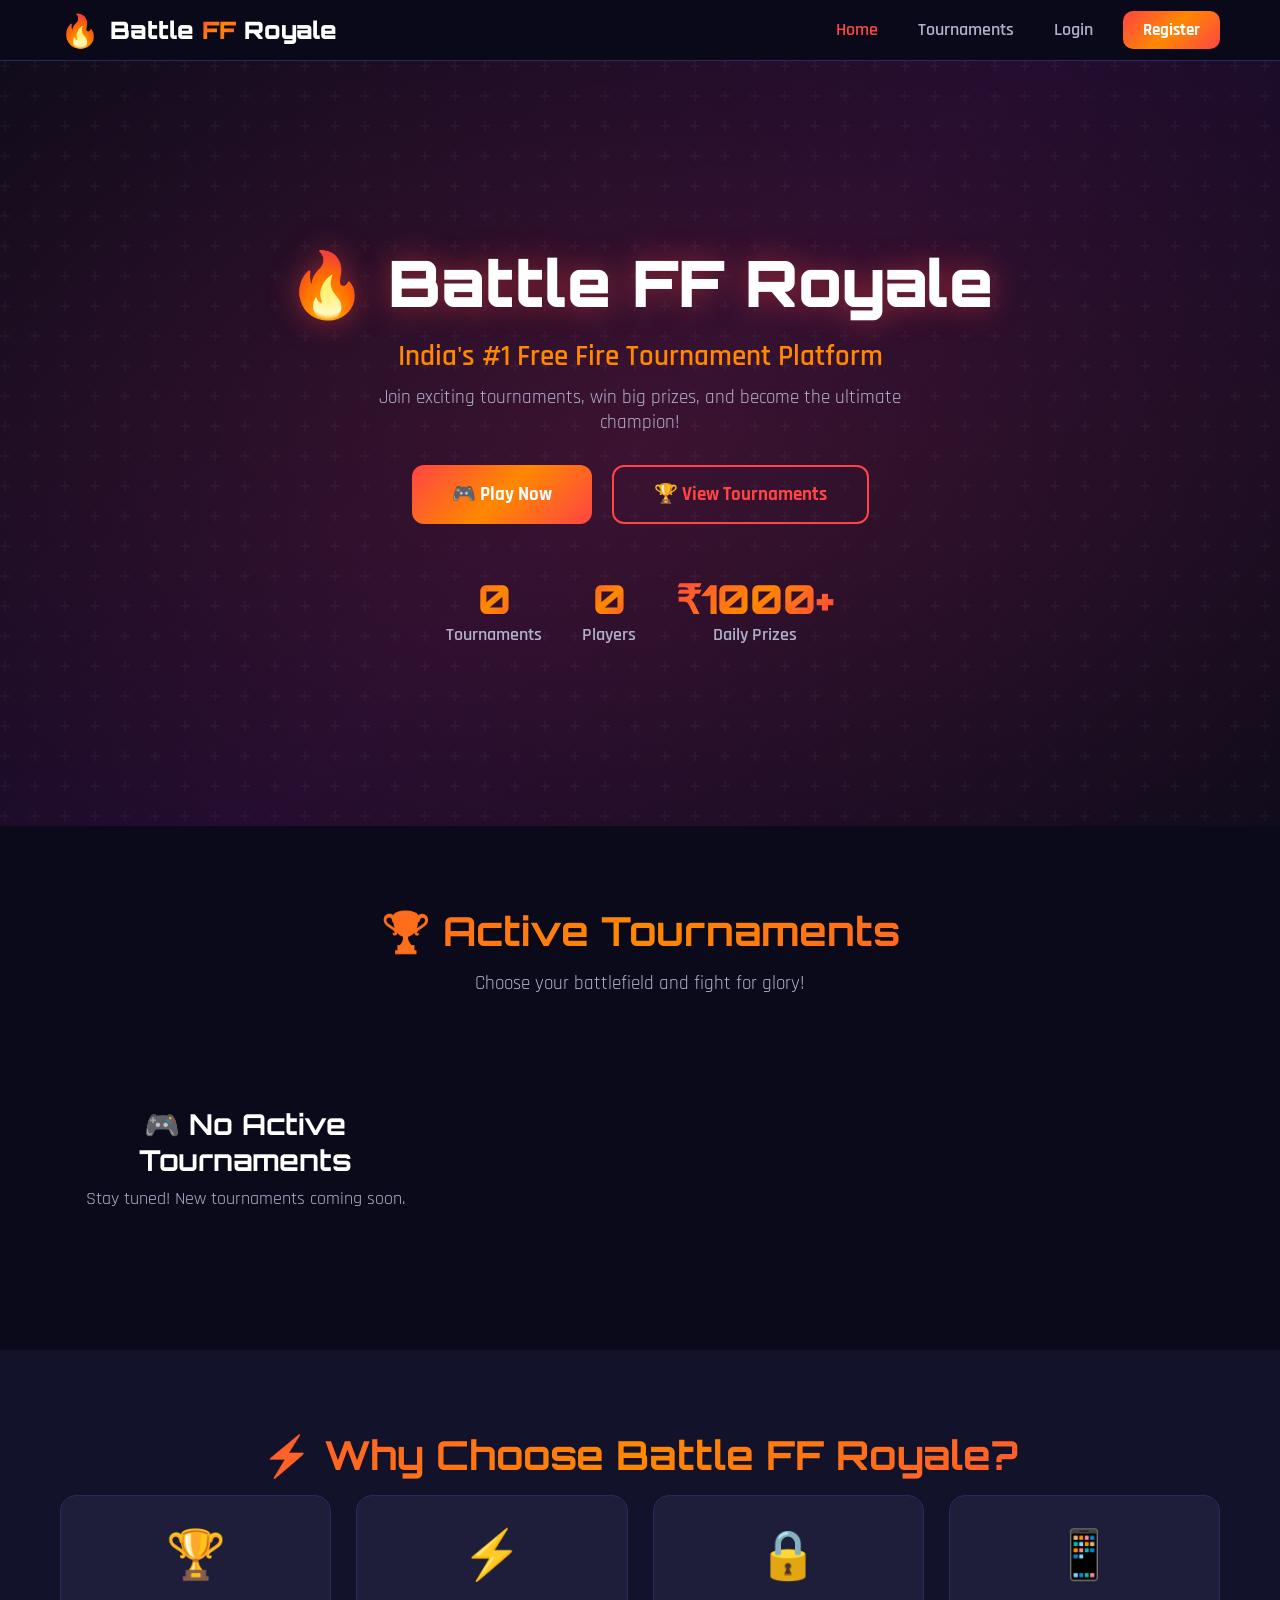
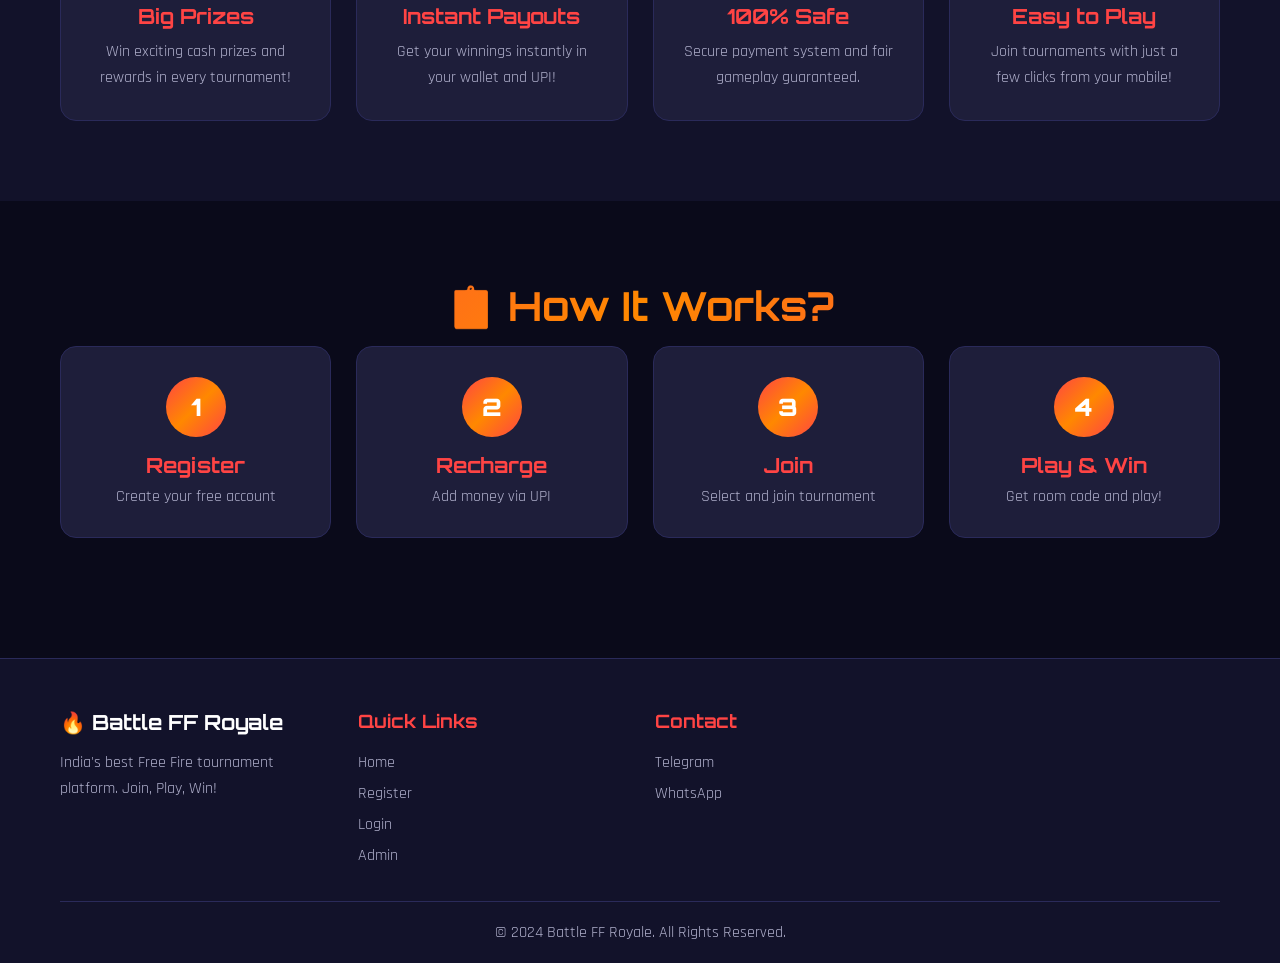
<file: index.html>
<!DOCTYPE html>
<html lang="en">
<head>
    <meta charset="UTF-8">
    <meta name="viewport" content="width=device-width, initial-scale=1.0">
    <title>Battle FF Royale - Free Fire Tournament</title>
    <link rel="stylesheet" href="css/style.css">
    <link rel="preconnect" href="https://fonts.googleapis.com">
    <link href="https://fonts.googleapis.com/css2?family=Orbitron:wght@400;700;900&family=Rajdhani:wght@400;500;600;700&display=swap" rel="stylesheet">
</head>
<body>

    <!-- ===== NAVBAR ===== -->
    <nav class="navbar">
        <div class="container nav-container">
            <a href="index.html" class="logo">
                <span class="logo-icon">🔥</span>
                <span class="logo-text">Battle <span class="accent">FF</span> Royale</span>
            </a>
            <div class="nav-links">
                <a href="index.html" class="nav-link active">Home</a>
                <a href="index.html#tournaments" class="nav-link">Tournaments</a>
                <a href="login.html" class="nav-link">Login</a>
                <a href="register.html" class="btn btn-primary btn-nav">Register</a>
            </div>
            <button class="hamburger" id="hamburgerBtn">
                <span></span><span></span><span></span>
            </button>
        </div>
        <div class="mobile-menu" id="mobileMenu">
            <a href="index.html" class="nav-link active">Home</a>
            <a href="index.html#tournaments" class="nav-link">Tournaments</a>
            <a href="login.html" class="nav-link">Login</a>
            <a href="register.html" class="nav-link">Register</a>
            <a href="admin.html" class="nav-link">Admin</a>
        </div>
    </nav>

    <!-- ===== HERO SECTION ===== -->
    <section class="hero">
        <div class="hero-overlay"></div>
        <div class="container hero-content">
            <h1 class="hero-title">
                <span class="hero-fire">🔥</span> Battle FF Royale
            </h1>
            <p class="hero-subtitle">India's #1 Free Fire Tournament Platform</p>
            <p class="hero-desc">Join exciting tournaments, win big prizes, and become the ultimate champion!</p>
            <div class="hero-buttons">
                <a href="register.html" class="btn btn-primary btn-lg">🎮 Play Now</a>
                <a href="#tournaments" class="btn btn-outline btn-lg">🏆 View Tournaments</a>
            </div>
            <div class="hero-stats">
                <div class="stat-box">
                    <span class="stat-num" id="heroTournamentCount">0</span>
                    <span class="stat-label">Tournaments</span>
                </div>
                <div class="stat-box">
                    <span class="stat-num" id="heroPlayerCount">0</span>
                    <span class="stat-label">Players</span>
                </div>
                <div class="stat-box">
                    <span class="stat-num">₹1000+</span>
                    <span class="stat-label">Daily Prizes</span>
                </div>
            </div>
        </div>
    </section>

    <!-- ===== TOURNAMENTS SECTION ===== -->
    <section class="section" id="tournaments">
        <div class="container">
            <h2 class="section-title">🏆 Active Tournaments</h2>
            <p class="section-subtitle">Choose your battlefield and fight for glory!</p>
            <div class="tournament-grid" id="publicTournaments">
                <!-- Tournaments loaded by JS -->
                <div class="empty-state">
                    <h3>🎮 Loading Tournaments...</h3>
                </div>
            </div>
        </div>
    </section>

    <!-- ===== FEATURES SECTION ===== -->
    <section class="section section-dark">
        <div class="container">
            <h2 class="section-title">⚡ Why Choose Battle FF Royale?</h2>
            <div class="features-grid">
                <div class="feature-card">
                    <div class="feature-icon">🏆</div>
                    <h3>Big Prizes</h3>
                    <p>Win exciting cash prizes and rewards in every tournament!</p>
                </div>
                <div class="feature-card">
                    <div class="feature-icon">⚡</div>
                    <h3>Instant Payouts</h3>
                    <p>Get your winnings instantly in your wallet and UPI!</p>
                </div>
                <div class="feature-card">
                    <div class="feature-icon">🔒</div>
                    <h3>100% Safe</h3>
                    <p>Secure payment system and fair gameplay guaranteed.</p>
                </div>
                <div class="feature-card">
                    <div class="feature-icon">📱</div>
                    <h3>Easy to Play</h3>
                    <p>Join tournaments with just a few clicks from your mobile!</p>
                </div>
            </div>
        </div>
    </section>

    <!-- ===== HOW IT WORKS ===== -->
    <section class="section">
        <div class="container">
            <h2 class="section-title">📋 How It Works?</h2>
            <div class="steps-grid">
                <div class="step-card">
                    <div class="step-num">1</div>
                    <h3>Register</h3>
                    <p>Create your free account</p>
                </div>
                <div class="step-card">
                    <div class="step-num">2</div>
                    <h3>Recharge</h3>
                    <p>Add money via UPI</p>
                </div>
                <div class="step-card">
                    <div class="step-num">3</div>
                    <h3>Join</h3>
                    <p>Select and join tournament</p>
                </div>
                <div class="step-card">
                    <div class="step-num">4</div>
                    <h3>Play & Win</h3>
                    <p>Get room code and play!</p>
                </div>
            </div>
        </div>
    </section>

    <!-- ===== FOOTER ===== -->
    <footer class="footer">
        <div class="container">
            <div class="footer-grid">
                <div class="footer-col">
                    <h3>🔥 Battle FF Royale</h3>
                    <p>India's best Free Fire tournament platform. Join, Play, Win!</p>
                </div>
                <div class="footer-col">
                    <h4>Quick Links</h4>
                    <a href="index.html">Home</a>
                    <a href="register.html">Register</a>
                    <a href="login.html">Login</a>
                    <a href="admin.html">Admin</a>
                </div>
                <div class="footer-col">
                    <h4>Contact</h4>
                    <a href="#" id="footerTelegram">Telegram</a>
                    <a href="#" id="footerWhatsapp">WhatsApp</a>
                </div>
            </div>
            <div class="footer-bottom">
                <p>&copy; 2024 Battle FF Royale. All Rights Reserved.</p>
            </div>
        </div>
    </footer>

    <script src="js/shared.js"></script>
    <script src="js/auth.js"></script>
    <script>
        // Load public tournaments on index
        document.addEventListener('DOMContentLoaded', function() {
            const container = document.getElementById('publicTournaments');
            const tournaments = BFR.getTournaments().filter(t => t.status !== 'completed');
            
            // Hero stats
            document.getElementById('heroTournamentCount').textContent = BFR.getTournaments().length;
            document.getElementById('heroPlayerCount').textContent = BFR.getUsers().length;

            if (tournaments.length === 0) {
                container.innerHTML = '<div class="empty-state"><h3>🎮 No Active Tournaments</h3><p>Stay tuned! New tournaments coming soon.</p></div>';
                return;
            }

            container.innerHTML = tournaments.map(t => {
                const totalPlayers = t.joinedPlayers ? t.joinedPlayers.length : 0;
                return `
                    <div class="tournament-card">
                        <div class="tournament-banner">
                            ${t.banner ? `<img src="${t.banner}" alt="${t.name}">` : `<div class="no-banner">🎮 ${t.name}</div>`}
                            <span class="tournament-status status-${t.status}">${t.status.toUpperCase()}</span>
                        </div>
                        <div class="tournament-info">
                            <h3>${t.name}</h3>
                            <div class="tournament-details">
                                <div class="detail"><span>🎯 Game:</span><b>${t.game || 'Battle FF Royale'}</b></div>
                                <div class="detail"><span>💰 Entry:</span><b>₹${t.entryFee}</b></div>
                                <div class="detail"><span>🏆 Prize:</span><b>₹${t.prizePool}</b></div>
                                <div class="detail"><span>📅 Date:</span><b>${t.date} ${t.time || ''}</b></div>
                                <div class="detail"><span>👥 Players:</span><b>${totalPlayers}/${t.totalPlayers}</b></div>
                            </div>
                            <div class="tournament-actions">
                                <a href="login.html" class="btn btn-primary">⚡ Join Now</a>
                            </div>
                        </div>
                    </div>
                `;
            }).join('');

            // Footer links
            const settings = BFR.getSettings();
            const ft = document.getElementById('footerTelegram');
            const fw = document.getElementById('footerWhatsapp');
            if (ft) ft.href = settings.telegramLink || '#';
            if (fw) fw.href = settings.whatsappLink || '#';

            // Hamburger menu
            const hamBtn = document.getElementById('hamburgerBtn');
            const mobMenu = document.getElementById('mobileMenu');
            if (hamBtn && mobMenu) {
                hamBtn.addEventListener('click', () => {
                    mobMenu.classList.toggle('show');
                });
            }
        });
    </script>
</body>
</html>
</file>
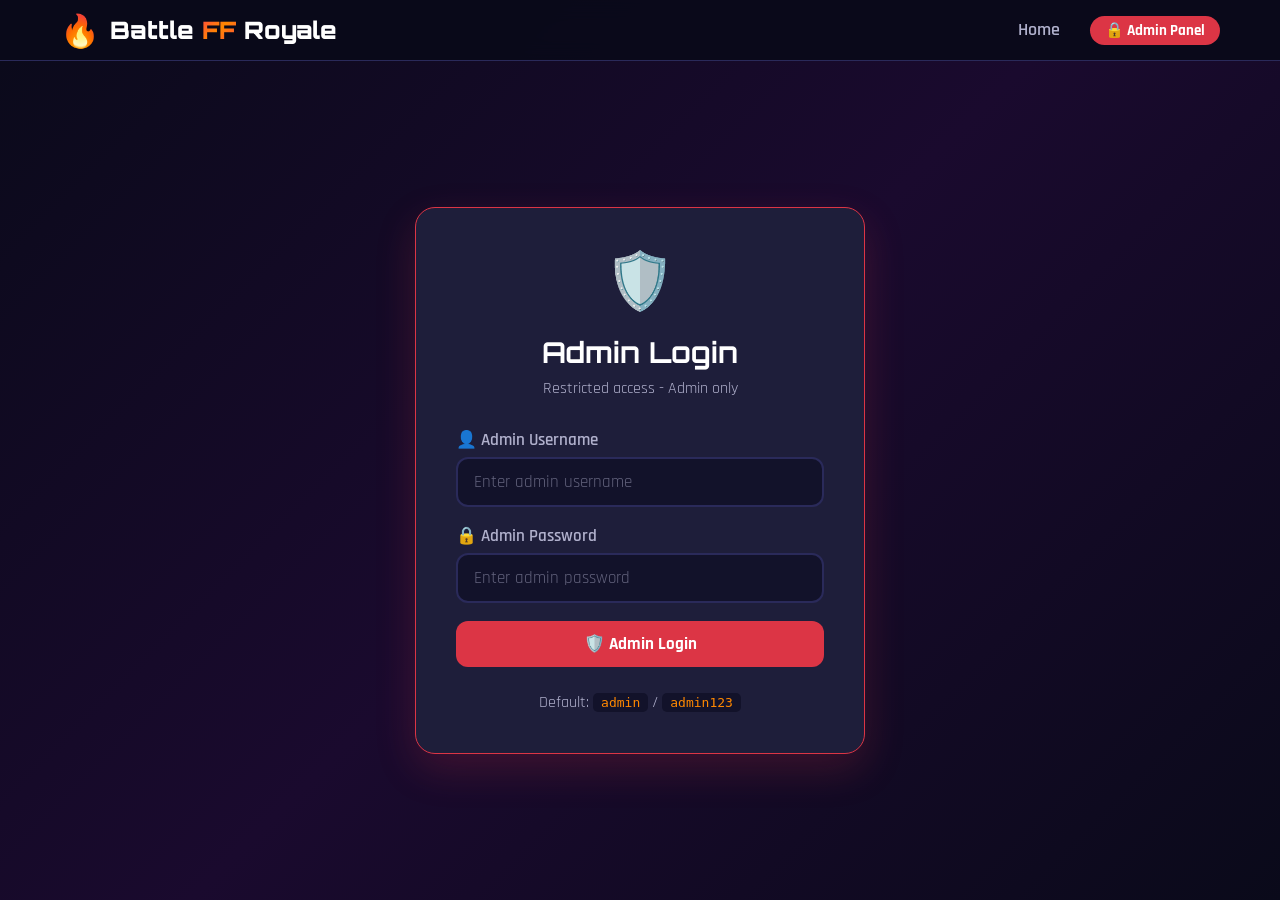
<file: admin.html>
<!DOCTYPE html>
<html lang="en">
<head>
    <meta charset="UTF-8">
    <meta name="viewport" content="width=device-width, initial-scale=1.0">
    <title>Admin Panel - Battle FF Royale</title>
    <link rel="stylesheet" href="css/style.css">
    <link href="https://fonts.googleapis.com/css2?family=Orbitron:wght@400;700;900&family=Rajdhani:wght@400;500;600;700&display=swap" rel="stylesheet">
</head>
<body class="admin-page">

    <!-- ===== ADMIN LOGIN ===== -->
    <section id="adminLoginSection" class="auth-page">
        <nav class="navbar">
            <div class="container nav-container">
                <a href="index.html" class="logo">
                    <span class="logo-icon">🔥</span>
                    <span class="logo-text">Battle <span class="accent">FF</span> Royale</span>
                </a>
                <div class="nav-links">
                    <a href="index.html" class="nav-link">Home</a>
                    <span class="admin-badge">🔒 Admin Panel</span>
                </div>
            </div>
        </nav>

        <div class="auth-container">
            <div class="auth-card admin-login-card">
                <div class="auth-header">
                    <div class="auth-icon">🛡️</div>
                    <h2>Admin Login</h2>
                    <p>Restricted access - Admin only</p>
                </div>
                <form id="adminLoginForm" class="auth-form">
                    <div class="form-group">
                        <label>👤 Admin Username</label>
                        <input type="text" id="adminUsername" placeholder="Enter admin username" required>
                    </div>
                    <div class="form-group">
                        <label>🔒 Admin Password</label>
                        <input type="password" id="adminPassword" placeholder="Enter admin password" required>
                    </div>
                    <button type="submit" class="btn btn-danger btn-full">🛡️ Admin Login</button>
                </form>
                <div class="auth-footer">
                    <p>Default: <code>admin</code> / <code>admin123</code></p>
                </div>
            </div>
        </div>
    </section>

    <!-- ===== ADMIN PANEL ===== -->
    <div id="adminPanel" style="display:none;">

        <!-- Admin Navbar -->
        <nav class="navbar admin-navbar">
            <div class="container nav-container">
                <a href="#" class="logo">
                    <span class="logo-icon">🛡️</span>
                    <span class="logo-text">Admin <span class="accent">Panel</span></span>
                </a>
                <div class="nav-links">
                    <span class="admin-badge">👑 Admin</span>
                    <a href="index.html" class="btn btn-outline btn-sm">🌐 View Site</a>
                    <a href="#" class="btn btn-danger btn-sm btn-logout-admin">🚪 Logout</a>
                </div>
            </div>
        </nav>

        <!-- Admin Nav -->
        <div class="dashboard-nav admin-nav">
            <div class="container">
                <button class="admin-nav-btn active" data-section="dashboard">📊 Dashboard</button>
                <button class="admin-nav-btn" data-section="tournaments">🏆 Tournaments</button>
                <button class="admin-nav-btn" data-section="users">👥 Users</button>
                <button class="admin-nav-btn" data-section="payments">💳 Payments</button>
                <button class="admin-nav-btn" data-section="settings">⚙️ Settings</button>
            </div>
        </div>

        <div class="container dashboard-content">

            <!-- ===== DASHBOARD ===== -->
            <section class="admin-section" id="dashboardSection">
                <h2>📊 Dashboard Overview</h2>
                <div class="stats-grid">
                    <div class="stat-card stat-users">
                        <div class="stat-icon">👥</div>
                        <div class="stat-info">
                            <span class="stat-val" id="statUsers">0</span>
                            <span class="stat-label">Total Users</span>
                        </div>
                    </div>
                    <div class="stat-card stat-tournaments">
                        <div class="stat-icon">🏆</div>
                        <div class="stat-info">
                            <span class="stat-val" id="statTournaments">0</span>
                            <span class="stat-label">Tournaments</span>
                        </div>
                    </div>
                    <div class="stat-card stat-pending">
                        <div class="stat-icon">⏳</div>
                        <div class="stat-info">
                            <span class="stat-val" id="statPending">0</span>
                            <span class="stat-label">Pending Payments</span>
                        </div>
                    </div>
                    <div class="stat-card stat-earnings">
                        <div class="stat-icon">💰</div>
                        <div class="stat-info">
                            <span class="stat-val" id="statTotalEarnings">₹0</span>
                            <span class="stat-label">Total Earnings</span>
                        </div>
                    </div>
                </div>
            </section>

            <!-- ===== TOURNAMENTS ===== -->
            <section class="admin-section" id="tournamentsSection" style="display:none;">
                <h2 id="formTitle">➕ Create Tournament</h2>

                <div class="admin-form-card">
                    <form id="tournamentForm" class="admin-form">
                        <div class="form-row">
                            <div class="form-group">
                                <label>🏆 Tournament Name</label>
                                <input type="text" id="tourName" placeholder="Enter tournament name" required>
                            </div>
                            <div class="form-group">
                                <label>🎮 Game Name</label>
                                <input type="text" id="tourGame" value="Battle FF Royale" placeholder="Game name">
                            </div>
                        </div>

                        <div class="form-row">
                            <div class="form-group">
                                <label>💰 Entry Fee (₹)</label>
                                <input type="number" id="tourEntryFee" placeholder="Entry fee" required>
                            </div>
                            <div class="form-group">
                                <label>🏆 Prize Pool (₹)</label>
                                <input type="number" id="tourPrizePool" placeholder="Prize pool" required>
                            </div>
                            <div class="form-group">
                                <label>⚔️ Per Kill (₹)</label>
                                <input type="number" id="tourPerKill" placeholder="Per kill reward">
                            </div>
                        </div>

                        <div class="form-row">
                            <div class="form-group">
                                <label>👥 Max Players</label>
                                <input type="number" id="tourTotalPlayers" placeholder="Max players" required>
                            </div>
                            <div class="form-group">
                                <label>📅 Date</label>
                                <input type="date" id="tourDate" required>
                            </div>
                            <div class="form-group">
                                <label>⏰ Time</label>
                                <input type="time" id="tourTime">
                            </div>
                        </div>

                        <div class="form-row">
                            <div class="form-group">
                                <label>🔑 Room Code (will be shown to joined players)</label>
                                <input type="text" id="tourRoomCode" placeholder="Room code">
                            </div>
                            <div class="form-group">
                                <label>📊 Status</label>
                                <select id="tourStatus">
                                    <option value="upcoming">Upcoming</option>
                                    <option value="live">Live</option>
                                    <option value="completed">Completed</option>
                                </select>
                            </div>
                        </div>

                        <div class="form-group">
                            <label>📝 Description</label>
                            <textarea id="tourDesc" placeholder="Tournament description" rows="3"></textarea>
                        </div>

                        <div class="form-group">
                            <label>🖼️ Tournament Banner Image</label>
                            <input type="file" id="bannerUpload" accept="image/*">
                            <div id="bannerPreview" style="margin-top:10px;"></div>
                        </div>

                        <div class="form-actions">
                            <button type="submit" class="btn btn-primary" id="submitBtn">Create Tournament</button>
                            <button type="button" class="btn btn-outline" id="cancelEditBtn" style="display:none;">Cancel Edit</button>
                        </div>
                    </form>
                </div>

                <h2>📋 Tournament List</h2>
                <div class="tournament-grid" id="tournamentListAdmin">
                    <!-- Loaded by JS -->
                </div>
            </section>

            <!-- ===== USERS ===== -->
            <section class="admin-section" id="usersSection" style="display:none;">
                <h2>👥 User Management</h2>
                <div id="userListAdmin">
                    <!-- Loaded by JS -->
                </div>
            </section>

            <!-- ===== PAYMENTS ===== -->
            <section class="admin-section" id="paymentsSection" style="display:none;">
                <h2>💳 Payment Requests</h2>
                <div id="paymentRequestsAdmin">
                    <!-- Loaded by JS -->
                </div>
            </section>

            <!-- ===== SETTINGS ===== -->
            <section class="admin-section" id="settingsSection" style="display:none;">
                <h2>⚙️ Payment & Site Settings</h2>

                <div class="admin-form-card">
                    <h3>💳 UPI Payment Settings</h3>
                    <form id="settingsForm" class="admin-form">
                        <div class="form-row">
                            <div class="form-group">
                                <label>📧 UPI ID</label>
                                <input type="text" id="settingsUpiId" placeholder="Enter UPI ID (e.g., example@upi)">
                            </div>
                            <div class="form-group">
                                <label>👤 UPI Name</label>
                                <input type="text" id="settingsUpiName" placeholder="Enter UPI display name">
                            </div>
                        </div>

                        <div class="form-group">
                            <label>💰 Minimum Recharge (₹)</label>
                            <input type="number" id="settingsMinRecharge" placeholder="Minimum recharge amount">
                        </div>

                        <div class="form-row">
                            <div class="form-group">
                                <label>📱 Telegram Link</label>
                                <input type="text" id="settingsTelegram" placeholder="https://t.me/...">
                            </div>
                            <div class="form-group">
                                <label>💬 WhatsApp Link</label>
                                <input type="text" id="settingsWhatsapp" placeholder="https://wa.me/...">
                            </div>
                        </div>

                        <button type="submit" class="btn btn-primary">💾 Save Settings</button>
                    </form>
                </div>

                <div class="admin-form-card">
                    <h3>🖼️ QR Code Upload</h3>
                    <p class="note-text">Upload your UPI QR code image here. It will be shown to users during recharge.</p>
                    <div class="form-group">
                        <label>Upload QR Code Image</label>
                        <input type="file" id="qrUpload" accept="image/*">
                    </div>
                    <div id="qrPreviewAdmin" class="qr-preview">
                        <!-- QR Preview loaded by JS -->
                    </div>
                </div>

                <div class="admin-form-card">
                    <h3>🔑 Change Admin Password</h3>
                    <form id="adminPasswordForm" class="admin-form">
                        <div class="form-group">
                            <label>Current Password</label>
                            <input type="password" id="currentAdminPass" required>
                        </div>
                        <div class="form-group">
                            <label>New Password</label>
                            <input type="password" id="newAdminPass" required>
                        </div>
                        <div class="form-group">
                            <label>Confirm New Password</label>
                            <input type="password" id="confirmAdminPass" required>
                        </div>
                        <button type="submit" class="btn btn-primary">🔑 Update Password</button>
                    </form>
                </div>
            </section>

        </div>
    </div>

    <script src="js/shared.js"></script>
    <script src="js/auth.js"></script>
    <script src="js/admin.js"></script>
</body>
</html>
</file>
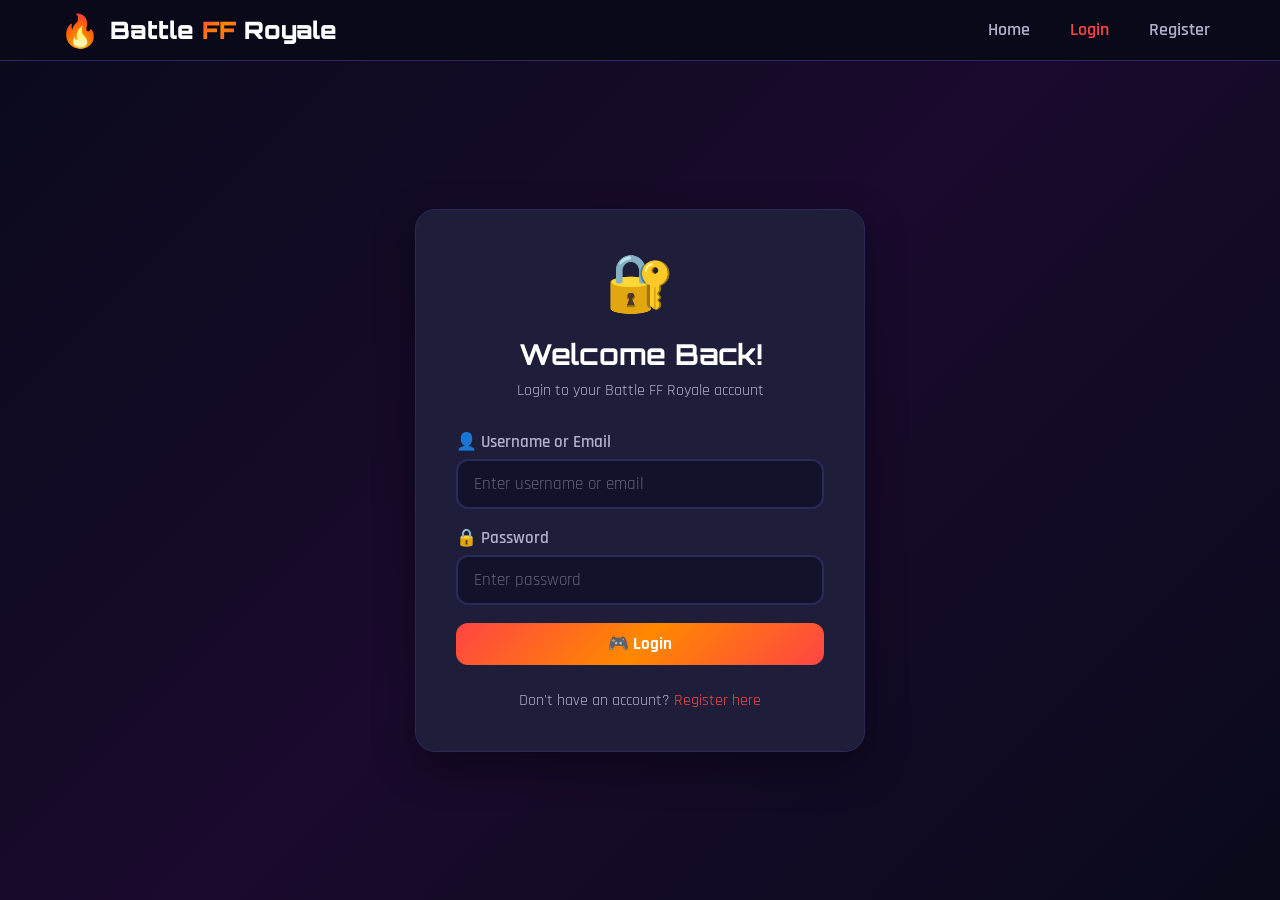
<file: dashboard.html>
<!DOCTYPE html>
<html lang="en">
<head>
    <meta charset="UTF-8">
    <meta name="viewport" content="width=device-width, initial-scale=1.0">
    <title>Dashboard - Battle FF Royale</title>
    <link rel="stylesheet" href="css/style.css">
    <link href="https://fonts.googleapis.com/css2?family=Orbitron:wght@400;700;900&family=Rajdhani:wght@400;500;600;700&display=swap" rel="stylesheet">
</head>
<body class="dashboard-page">

    <!-- ===== NAVBAR ===== -->
    <nav class="navbar">
        <div class="container nav-container">
            <a href="index.html" class="logo">
                <span class="logo-icon">🔥</span>
                <span class="logo-text">Battle <span class="accent">FF</span> Royale</span>
            </a>
            <div class="nav-links">
                <span class="welcome-text">👋 <span class="user-name-display"></span></span>
                <span class="wallet-badge">💰 <span class="wallet-amount">₹0</span></span>
                <a href="#" class="btn btn-outline btn-sm btn-logout-user">Logout</a>
            </div>
            <button class="hamburger" onclick="document.getElementById('dashNav').classList.toggle('show')">
                <span></span><span></span><span></span>
            </button>
        </div>
    </nav>

    <!-- ===== DASHBOARD NAV ===== -->
    <div class="dashboard-nav" id="dashNav">
        <div class="container">
            <button class="nav-btn active" data-section="home">🏠 Home</button>
            <button class="nav-btn" data-section="tournaments">🏆 Tournaments</button>
            <button class="nav-btn" data-section="my-tournaments">🎮 My Tournaments</button>
            <button class="nav-btn" data-section="recharge">💳 Recharge</button>
            <button class="nav-btn" data-section="payment-history">📊 History</button>
            <button class="nav-btn" data-section="profile">👤 Profile</button>
        </div>
    </div>

    <div class="container dashboard-content">

        <!-- ===== HOME SECTION ===== -->
        <section class="dashboard-section" id="homeSection">
            <div class="welcome-banner">
                <h1>🎮 Welcome, <span class="user-name-display"></span>!</h1>
                <p>Ready to dominate? Check out the latest tournaments!</p>
                <div class="quick-stats">
                    <div class="quick-stat">
                        <span class="qs-icon">💰</span>
                        <span class="qs-label">Wallet</span>
                        <span class="qs-value wallet-amount">₹0</span>
                    </div>
                    <div class="quick-stat">
                        <span class="qs-icon">🏆</span>
                        <span class="qs-label">Joined</span>
                        <span class="qs-value" id="joinedCount">0</span>
                    </div>
                    <div class="quick-stat">
                        <span class="qs-icon">⚡</span>
                        <span class="qs-label">Available</span>
                        <span class="qs-value" id="availableCount">0</span>
                    </div>
                </div>
            </div>

            <div class="quick-actions">
                <button class="quick-action-btn" data-section="tournaments">
                    <span>🏆</span> View Tournaments
                </button>
                <button class="quick-action-btn" data-section="recharge">
                    <span>💳</span> Recharge Now
                </button>
            </div>
        </section>

        <!-- ===== TOURNAMENTS SECTION ===== -->
        <section class="dashboard-section" id="tournamentsSection" style="display:none;">
            <h2>🏆 Available Tournaments</h2>
            <div class="tournament-grid" id="tournamentList">
                <!-- Loaded by JS -->
            </div>
        </section>

        <!-- ===== MY TOURNAMENTS SECTION ===== -->
        <section class="dashboard-section" id="my-tournamentsSection" style="display:none;">
            <h2>🎮 My Tournaments</h2>
            <div class="tournament-grid" id="myTournamentList">
                <!-- Loaded by JS -->
            </div>
        </section>

        <!-- ===== RECHARGE SECTION ===== -->
        <section class="dashboard-section" id="rechargeSection" style="display:none;">
            <h2>💳 Recharge Wallet</h2>

            <div class="recharge-container">
                <!-- QR Code Display -->
                <div class="qr-section">
                    <h3>📱 Scan QR Code to Pay</h3>
                    <div class="qr-display" id="qrDisplay">
                        <!-- QR loaded by JS -->
                    </div>
                    <div class="upi-id-box">
                        <span>UPI ID: <b id="upiIdDisplay"></b></span>
                        <button class="btn btn-sm btn-primary" id="copyUpiBtn">📋 Copy</button>
                    </div>
                </div>

                <!-- Amount Input -->
                <form id="rechargeForm" class="recharge-form">
                    <div class="form-group">
                        <label>💰 Enter Amount</label>
                        <input type="number" id="rechargeAmount" min="10" value="100" placeholder="Enter amount (min ₹10)">
                        <div class="amount-display">You will pay: <b id="displayAmount">₹100</b></div>
                    </div>

                    <!-- UPI Apps -->
                    <h3>📱 Pay via UPI Apps</h3>
                    <div class="upi-apps-grid">
                        <a href="#" id="gpayLink" class="upi-app-card" target="_blank">
                            <div class="upi-app-logo gpay-logo">G</div>
                            <span>Google Pay</span>
                        </a>
                        <a href="#" id="phonepeLink" class="upi-app-card" target="_blank">
                            <div class="upi-app-logo phonepe-logo">P</div>
                            <span>PhonePe</span>
                        </a>
                        <a href="#" id="paytmLink" class="upi-app-card" target="_blank">
                            <div class="upi-app-logo paytm-logo">₹</div>
                            <span>Paytm</span>
                        </a>
                        <a href="#" id="bhimLink" class="upi-app-card" target="_blank">
                            <div class="upi-app-logo bhim-logo">B</div>
                            <span>BHIM</span>
                        </a>
                        <a href="#" id="amazonLink" class="upi-app-card" target="_blank">
                            <div class="upi-app-logo amazon-logo">a</div>
                            <span>Amazon Pay</span>
                        </a>
                        <a href="#" id="genericUpiLink" class="upi-app-card" target="_blank">
                            <div class="upi-app-logo generic-logo">💰</div>
                            <span>Other UPI</span>
                        </a>
                    </div>

                    <div class="form-group">
                        <label>📝 Enter UTR / Transaction ID</label>
                        <input type="text" id="rechargeUTR" placeholder="Enter 12-digit UTR number" required>
                    </div>
                    <button type="submit" class="btn btn-primary btn-full">✅ Submit Recharge Request</button>
                    <p class="note-text">⚠️ Your recharge will be verified by admin and credited to your wallet.</p>
                </form>
            </div>
        </section>

        <!-- ===== PAYMENT HISTORY SECTION ===== -->
        <section class="dashboard-section" id="payment-historySection" style="display:none;">
            <h2>📊 Payment History</h2>
            <div id="paymentHistoryList">
                <!-- Loaded by JS -->
            </div>
        </section>

        <!-- ===== PROFILE SECTION ===== -->
        <section class="dashboard-section" id="profileSection" style="display:none;">
            <h2>👤 My Profile</h2>
            <form id="profileForm" class="profile-form">
                <div class="form-group">
                    <label>👤 Username</label>
                    <input type="text" id="profileUsername" disabled>
                </div>
                <div class="form-group">
                    <label>📧 Email</label>
                    <input type="email" id="profileEmail">
                </div>
                <div class="form-group">
                    <label>📱 Mobile</label>
                    <input type="tel" id="profileMobile">
                </div>
                <div class="form-group">
                    <label>🔒 New Password (leave blank to keep current)</label>
                    <input type="password" id="profilePassword" placeholder="Enter new password">
                </div>
                <button type="submit" class="btn btn-primary btn-full">💾 Save Changes</button>
            </form>
        </section>

    </div>

    <!-- ===== FOOTER ===== -->
    <footer class="footer">
        <div class="container">
            <div class="footer-bottom">
                <p>&copy; 2024 Battle FF Royale. All Rights Reserved.</p>
            </div>
        </div>
    </footer>

    <script src="js/shared.js"></script>
    <script src="js/auth.js"></script>
    <script src="js/user.js"></script>
    <script>
        // Quick action buttons
        document.querySelectorAll('.quick-action-btn').forEach(btn => {
            btn.addEventListener('click', function() {
                const target = this.getAttribute('data-section');
                document.querySelector(`.nav-btn[data-section="${target}"]`).click();
            });
        });

        // Update home stats
        document.addEventListener('DOMContentLoaded', function() {
            const session = BFR.getUserSession();
            if (!session) return;
            const user = BFR.findUserById(session.id);
            if (!user) return;

            const allTournaments = BFR.getTournaments();
            const myTournaments = allTournaments.filter(t =>
                t.joinedPlayers && t.joinedPlayers.includes(user.id)
            );
            const available = allTournaments.filter(t =>
                t.status !== 'completed' && (!t.joinedPlayers || !t.joinedPlayers.includes(user.id))
            );

            const jc = document.getElementById('joinedCount');
            const ac = document.getElementById('availableCount');
            if (jc) jc.textContent = myTournaments.length;
            if (ac) ac.textContent = available.length;
        });
    </script>
</body>
</html>
</file>
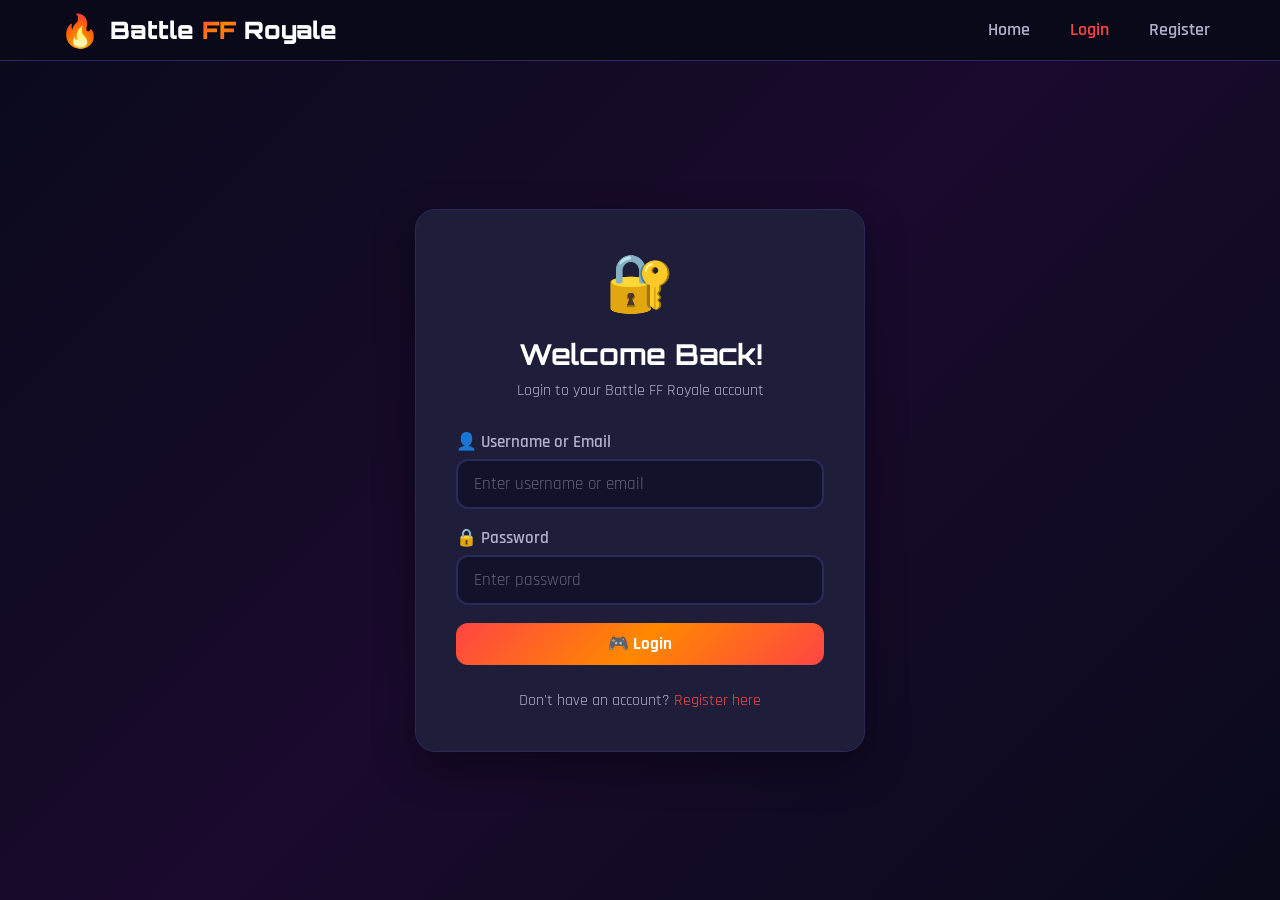
<file: login.html>
<!DOCTYPE html>
<html lang="en">
<head>
    <meta charset="UTF-8">
    <meta name="viewport" content="width=device-width, initial-scale=1.0">
    <title>Login - Battle FF Royale</title>
    <link rel="stylesheet" href="css/style.css">
    <link href="https://fonts.googleapis.com/css2?family=Orbitron:wght@400;700;900&family=Rajdhani:wght@400;500;600;700&display=swap" rel="stylesheet">
</head>
<body class="auth-page">

    <nav class="navbar">
        <div class="container nav-container">
            <a href="index.html" class="logo">
                <span class="logo-icon">🔥</span>
                <span class="logo-text">Battle <span class="accent">FF</span> Royale</span>
            </a>
            <div class="nav-links">
                <a href="index.html" class="nav-link">Home</a>
                <a href="login.html" class="nav-link active">Login</a>
                <a href="register.html" class="nav-link">Register</a>
            </div>
        </div>
    </nav>

    <div class="auth-container">
        <div class="auth-card">
            <div class="auth-header">
                <div class="auth-icon">🔐</div>
                <h2>Welcome Back!</h2>
                <p>Login to your Battle FF Royale account</p>
            </div>
            <form id="loginForm" class="auth-form">
                <div class="form-group">
                    <label>👤 Username or Email</label>
                    <input type="text" id="loginUsername" placeholder="Enter username or email" required>
                </div>
                <div class="form-group">
                    <label>🔒 Password</label>
                    <input type="password" id="loginPassword" placeholder="Enter password" required>
                </div>
                <button type="submit" class="btn btn-primary btn-full">🎮 Login</button>
            </form>
            <div class="auth-footer">
                <p>Don't have an account? <a href="register.html">Register here</a></p>
            </div>
        </div>
    </div>

    <script src="js/shared.js"></script>
    <script src="js/auth.js"></script>
</body>
</html>
</file>
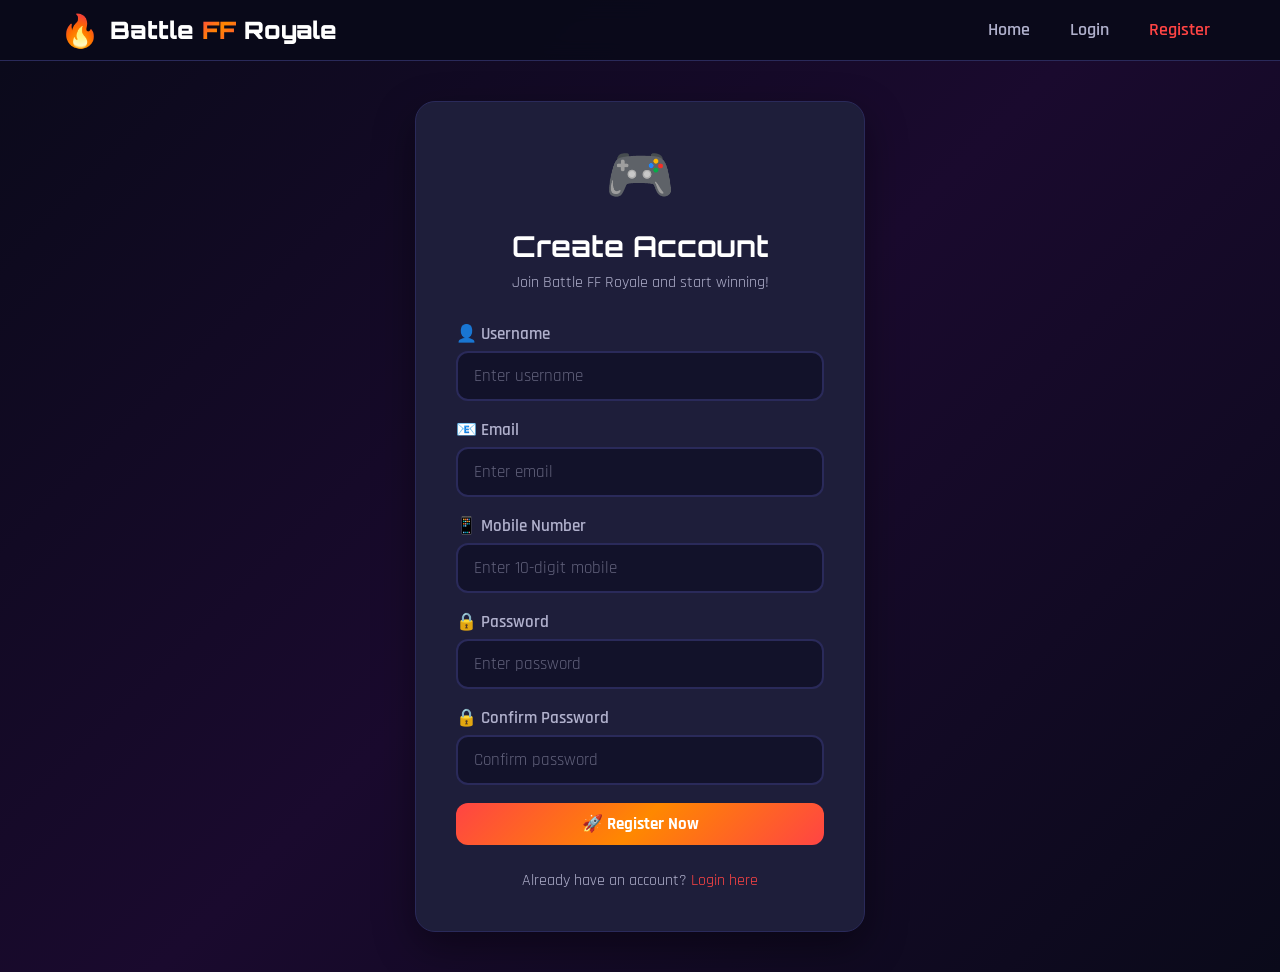
<file: register.html>
<!DOCTYPE html>
<html lang="en">
<head>
    <meta charset="UTF-8">
    <meta name="viewport" content="width=device-width, initial-scale=1.0">
    <title>Register - Battle FF Royale</title>
    <link rel="stylesheet" href="css/style.css">
    <link href="https://fonts.googleapis.com/css2?family=Orbitron:wght@400;700;900&family=Rajdhani:wght@400;500;600;700&display=swap" rel="stylesheet">
</head>
<body class="auth-page">

    <nav class="navbar">
        <div class="container nav-container">
            <a href="index.html" class="logo">
                <span class="logo-icon">🔥</span>
                <span class="logo-text">Battle <span class="accent">FF</span> Royale</span>
            </a>
            <div class="nav-links">
                <a href="index.html" class="nav-link">Home</a>
                <a href="login.html" class="nav-link">Login</a>
                <a href="register.html" class="nav-link active">Register</a>
            </div>
        </div>
    </nav>

    <div class="auth-container">
        <div class="auth-card">
            <div class="auth-header">
                <div class="auth-icon">🎮</div>
                <h2>Create Account</h2>
                <p>Join Battle FF Royale and start winning!</p>
            </div>
            <form id="registerForm" class="auth-form">
                <div class="form-group">
                    <label>👤 Username</label>
                    <input type="text" id="regUsername" placeholder="Enter username" required>
                </div>
                <div class="form-group">
                    <label>📧 Email</label>
                    <input type="email" id="regEmail" placeholder="Enter email" required>
                </div>
                <div class="form-group">
                    <label>📱 Mobile Number</label>
                    <input type="tel" id="regMobile" placeholder="Enter 10-digit mobile" maxlength="10" required>
                </div>
                <div class="form-group">
                    <label>🔒 Password</label>
                    <input type="password" id="regPassword" placeholder="Enter password" required>
                </div>
                <div class="form-group">
                    <label>🔒 Confirm Password</label>
                    <input type="password" id="regConfirmPassword" placeholder="Confirm password" required>
                </div>
                <button type="submit" class="btn btn-primary btn-full">🚀 Register Now</button>
            </form>
            <div class="auth-footer">
                <p>Already have an account? <a href="login.html">Login here</a></p>
            </div>
        </div>
    </div>

    <script src="js/shared.js"></script>
    <script src="js/auth.js"></script>
</body>
</html>
</file>
<file: css/style.css>
/* ============================================
   BATTLE FF ROYALE - COMPLETE STYLESHEET
   ============================================ */

/* ===== RESET & BASE ===== */
* {
    margin: 0;
    padding: 0;
    box-sizing: border-box;
}

:root {
    --primary: #ff4444;
    --primary-dark: #cc0000;
    --secondary: #ff8800;
    --accent: #ff0066;
    --success: #28a745;
    --warning: #ffc107;
    --danger: #dc3545;
    --info: #17a2b8;
    --dark: #0a0a1a;
    --dark2: #12122a;
    --dark3: #1a1a3e;
    --card-bg: #1e1e3a;
    --card-border: #2a2a5a;
    --text: #ffffff;
    --text-muted: #b0b0cc;
    --gradient-fire: linear-gradient(135deg, #ff4444, #ff8800, #ff4444);
    --gradient-hero: linear-gradient(135deg, #0a0a1a 0%, #1a0a2e 50%, #0a0a1a 100%);
}

html {
    scroll-behavior: smooth;
}

body {
    font-family: 'Rajdhani', sans-serif;
    background-color: var(--dark);
    color: var(--text);
    min-height: 100vh;
    overflow-x: hidden;
}

.container {
    max-width: 1200px;
    margin: 0 auto;
    padding: 0 20px;
}

a {
    color: var(--primary);
    text-decoration: none;
    transition: 0.3s;
}

a:hover {
    color: var(--secondary);
}

h1, h2, h3, h4 {
    font-family: 'Orbitron', sans-serif;
}

/* ===== SCROLLBAR ===== */
::-webkit-scrollbar {
    width: 8px;
}
::-webkit-scrollbar-track {
    background: var(--dark);
}
::-webkit-scrollbar-thumb {
    background: var(--primary);
    border-radius: 10px;
}

/* ===== NAVBAR ===== */
.navbar {
    background: rgba(10, 10, 26, 0.95);
    backdrop-filter: blur(10px);
    border-bottom: 1px solid var(--card-border);
    position: sticky;
    top: 0;
    z-index: 1000;
    padding: 10px 0;
}

.nav-container {
    display: flex;
    justify-content: space-between;
    align-items: center;
}

.logo {
    display: flex;
    align-items: center;
    gap: 10px;
    font-family: 'Orbitron', sans-serif;
    font-size: 1.5rem;
    font-weight: 900;
    color: var(--text);
}

.logo:hover {
    color: var(--text);
}

.logo-icon {
    font-size: 2rem;
    animation: pulse 2s infinite;
}

@keyframes pulse {
    0%, 100% { transform: scale(1); }
    50% { transform: scale(1.1); }
}

.accent {
    background: var(--gradient-fire);
    -webkit-background-clip: text;
    -webkit-text-fill-color: transparent;
    background-clip: text;
}

.nav-links {
    display: flex;
    align-items: center;
    gap: 20px;
}

.nav-link {
    color: var(--text-muted);
    font-weight: 600;
    font-size: 1.1rem;
    transition: 0.3s;
    padding: 5px 10px;
}

.nav-link:hover,
.nav-link.active {
    color: var(--primary);
}

.hamburger {
    display: none;
    flex-direction: column;
    gap: 5px;
    background: none;
    border: none;
    cursor: pointer;
    padding: 5px;
}

.hamburger span {
    width: 28px;
    height: 3px;
    background: var(--text);
    border-radius: 5px;
    transition: 0.3s;
}

.mobile-menu {
    display: none;
    flex-direction: column;
    padding: 15px 20px;
    background: var(--dark2);
    border-top: 1px solid var(--card-border);
}

.mobile-menu.show {
    display: flex;
}

.mobile-menu .nav-link {
    padding: 12px 0;
    border-bottom: 1px solid var(--card-border);
}

.welcome-text {
    color: var(--text);
    font-size: 1.1rem;
    font-weight: 600;
}

.wallet-badge {
    background: var(--gradient-fire);
    color: white;
    padding: 5px 15px;
    border-radius: 20px;
    font-weight: 700;
    font-size: 1.1rem;
}

.admin-badge {
    background: var(--danger);
    color: white;
    padding: 5px 15px;
    border-radius: 20px;
    font-weight: 700;
    font-size: 0.95rem;
}

/* ===== BUTTONS ===== */
.btn {
    display: inline-flex;
    align-items: center;
    justify-content: center;
    gap: 8px;
    padding: 10px 25px;
    border: 2px solid transparent;
    border-radius: 12px;
    font-family: 'Rajdhani', sans-serif;
    font-size: 1.05rem;
    font-weight: 700;
    cursor: pointer;
    transition: all 0.3s ease;
    text-decoration: none;
}

.btn:hover {
    transform: translateY(-2px);
    box-shadow: 0 5px 20px rgba(255, 68, 68, 0.3);
}

.btn-primary {
    background: var(--gradient-fire);
    color: white;
    border: none;
}

.btn-primary:hover {
    color: white;
    box-shadow: 0 5px 25px rgba(255, 68, 68, 0.5);
}

.btn-secondary {
    background: var(--secondary);
    color: white;
}

.btn-success {
    background: var(--success);
    color: white;
}

.btn-danger {
    background: var(--danger);
    color: white;
}

.btn-warning {
    background: var(--warning);
    color: #333;
}

.btn-info {
    background: var(--info);
    color: white;
}

.btn-outline {
    background: transparent;
    color: var(--primary);
    border: 2px solid var(--primary);
}

.btn-outline:hover {
    background: var(--primary);
    color: white;
}

.btn-full {
    width: 100%;
}

.btn-lg {
    padding: 15px 40px;
    font-size: 1.2rem;
}

.btn-sm {
    padding: 5px 15px;
    font-size: 0.95rem;
}

.btn-nav {
    padding: 8px 20px;
    border-radius: 10px;
}

.btn:disabled {
    opacity: 0.6;
    cursor: not-allowed;
    transform: none;
}

/* ===== HERO ===== */
.hero {
    position: relative;
    min-height: 85vh;
    display: flex;
    align-items: center;
    justify-content: center;
    background: var(--gradient-hero);
    overflow: hidden;
}

.hero::before {
    content: '';
    position: absolute;
    top: -50%;
    left: -50%;
    width: 200%;
    height: 200%;
    background: radial-gradient(ellipse at center, rgba(255, 68, 68, 0.15) 0%, transparent 60%);
    animation: rotateBg 20s linear infinite;
}

@keyframes rotateBg {
    from { transform: rotate(0deg); }
    to { transform: rotate(360deg); }
}

.hero-overlay {
    position: absolute;
    top: 0;
    left: 0;
    right: 0;
    bottom: 0;
    background: url("data:image/svg+xml,%3Csvg width='60' height='60' viewBox='0 0 60 60' xmlns='http://www.w3.org/2000/svg'%3E%3Cg fill='none' fill-rule='evenodd'%3E%3Cg fill='%23ffffff' fill-opacity='0.03'%3E%3Cpath d='M36 34v-4h-2v4h-4v2h4v4h2v-4h4v-2h-4zm0-30V0h-2v4h-4v2h4v4h2V6h4V4h-4zM6 34v-4H4v4H0v2h4v4h2v-4h4v-2H6zM6 4V0H4v4H0v2h4v4h2V6h4V4H6z'/%3E%3C/g%3E%3C/g%3E%3C/svg%3E");
}

.hero-content {
    position: relative;
    text-align: center;
    z-index: 1;
}

.hero-title {
    font-size: 4rem;
    font-weight: 900;
    margin-bottom: 15px;
    text-shadow: 0 0 30px rgba(255, 68, 68, 0.5);
}

.hero-fire {
    display: inline-block;
    animation: fireGlow 1.5s infinite;
}

@keyframes fireGlow {
    0%, 100% { filter: drop-shadow(0 0 10px #ff4444); }
    50% { filter: drop-shadow(0 0 30px #ff8800); }
}

.hero-subtitle {
    font-size: 1.8rem;
    color: var(--secondary);
    margin-bottom: 10px;
    font-weight: 600;
}

.hero-desc {
    font-size: 1.2rem;
    color: var(--text-muted);
    margin-bottom: 30px;
    max-width: 600px;
    margin-left: auto;
    margin-right: auto;
}

.hero-buttons {
    display: flex;
    gap: 20px;
    justify-content: center;
    flex-wrap: wrap;
    margin-bottom: 50px;
}

.hero-stats {
    display: flex;
    gap: 40px;
    justify-content: center;
    flex-wrap: wrap;
}

.stat-box {
    text-align: center;
}

.stat-num {
    display: block;
    font-family: 'Orbitron', sans-serif;
    font-size: 2.5rem;
    font-weight: 900;
    background: var(--gradient-fire);
    -webkit-background-clip: text;
    -webkit-text-fill-color: transparent;
    background-clip: text;
}

.stat-label {
    color: var(--text-muted);
    font-size: 1.1rem;
    font-weight: 600;
}

/* ===== SECTIONS ===== */
.section {
    padding: 80px 0;
}

.section-dark {
    background: var(--dark2);
}

.section-title {
    text-align: center;
    font-size: 2.5rem;
    margin-bottom: 15px;
    background: var(--gradient-fire);
    -webkit-background-clip: text;
    -webkit-text-fill-color: transparent;
    background-clip: text;
}

.section-subtitle {
    text-align: center;
    color: var(--text-muted);
    font-size: 1.2rem;
    margin-bottom: 50px;
}

/* ===== TOURNAMENT CARDS ===== */
.tournament-grid {
    display: grid;
    grid-template-columns: repeat(auto-fill, minmax(350px, 1fr));
    gap: 25px;
    margin-top: 30px;
}

.tournament-card {
    background: var(--card-bg);
    border: 1px solid var(--card-border);
    border-radius: 16px;
    overflow: hidden;
    transition: 0.3s;
    box-shadow: 0 5px 15px rgba(0, 0, 0, 0.3);
}

.tournament-card:hover {
    transform: translateY(-5px);
    box-shadow: 0 15px 35px rgba(255, 68, 68, 0.2);
    border-color: var(--primary);
}

.tournament-banner {
    position: relative;
    height: 200px;
    overflow: hidden;
}

.tournament-banner img {
    width: 100%;
    height: 100%;
    object-fit: cover;
}

.no-banner {
    width: 100%;
    height: 100%;
    background: var(--gradient-fire);
    display: flex;
    align-items: center;
    justify-content: center;
    font-size: 1.5rem;
    font-weight: 700;
    color: white;
}

.tournament-status {
    position: absolute;
    top: 12px;
    right: 12px;
    padding: 5px 15px;
    border-radius: 20px;
    font-size: 0.85rem;
    font-weight: 700;
    text-transform: uppercase;
}

.status-upcoming {
    background: var(--info);
    color: white;
}

.status-live {
    background: var(--danger);
    color: white;
    animation: blink 1s infinite;
}

@keyframes blink {
    0%, 100% { opacity: 1; }
    50% { opacity: 0.5; }
}

.status-completed {
    background: var(--success);
    color: white;
}

.tournament-info {
    padding: 20px;
}

.tournament-info h3 {
    font-size: 1.3rem;
    margin-bottom: 15px;
    color: var(--text);
}

.tournament-details {
    display: grid;
    grid-template-columns: 1fr 1fr;
    gap: 10px;
    margin-bottom: 15px;
}

.detail {
    display: flex;
    justify-content: space-between;
    align-items: center;
    padding: 5px 8px;
    background: rgba(255, 255, 255, 0.03);
    border-radius: 8px;
    font-size: 0.95rem;
}

.detail span {
    color: var(--text-muted);
}

.detail b {
    color: var(--text);
}

.tournament-desc {
    color: var(--text-muted);
    font-size: 0.95rem;
    margin-bottom: 15px;
    line-height: 1.5;
}

.tournament-actions {
    display: flex;
    gap: 10px;
    flex-wrap: wrap;
}

.room-code-box {
    background: rgba(40, 167, 69, 0.15);
    border: 1px solid var(--success);
    border-radius: 10px;
    padding: 12px;
    text-align: center;
    margin-top: 10px;
}

.room-code {
    display: block;
    font-family: 'Orbitron', sans-serif;
    font-size: 1.5rem;
    color: var(--success);
    letter-spacing: 3px;
}

/* ===== FEATURES ===== */
.features-grid {
    display: grid;
    grid-template-columns: repeat(auto-fill, minmax(250px, 1fr));
    gap: 25px;
}

.feature-card {
    background: var(--card-bg);
    border: 1px solid var(--card-border);
    border-radius: 16px;
    padding: 30px;
    text-align: center;
    transition: 0.3s;
}

.feature-card:hover {
    transform: translateY(-5px);
    border-color: var(--primary);
}

.feature-icon {
    font-size: 3rem;
    margin-bottom: 15px;
}

.feature-card h3 {
    font-size: 1.3rem;
    margin-bottom: 10px;
    color: var(--primary);
}

.feature-card p {
    color: var(--text-muted);
    line-height: 1.6;
}

/* ===== STEPS ===== */
.steps-grid {
    display: grid;
    grid-template-columns: repeat(auto-fill, minmax(220px, 1fr));
    gap: 25px;
}

.step-card {
    background: var(--card-bg);
    border: 1px solid var(--card-border);
    border-radius: 16px;
    padding: 30px;
    text-align: center;
    position: relative;
}

.step-num {
    width: 60px;
    height: 60px;
    background: var(--gradient-fire);
    border-radius: 50%;
    display: flex;
    align-items: center;
    justify-content: center;
    font-family: 'Orbitron', sans-serif;
    font-size: 1.5rem;
    font-weight: 900;
    margin: 0 auto 15px;
}

.step-card h3 {
    font-size: 1.3rem;
    margin-bottom: 8px;
    color: var(--primary);
}

.step-card p {
    color: var(--text-muted);
}

/* ===== AUTH PAGES ===== */
.auth-page {
    min-height: 100vh;
    background: var(--gradient-hero);
    display: flex;
    flex-direction: column;
}

.auth-container {
    flex: 1;
    display: flex;
    align-items: center;
    justify-content: center;
    padding: 40px 20px;
}

.auth-card {
    background: var(--card-bg);
    border: 1px solid var(--card-border);
    border-radius: 20px;
    padding: 40px;
    width: 100%;
    max-width: 450px;
    box-shadow: 0 15px 40px rgba(0, 0, 0, 0.4);
}

.admin-login-card {
    border-color: var(--danger);
    box-shadow: 0 15px 40px rgba(220, 53, 69, 0.2);
}

.auth-header {
    text-align: center;
    margin-bottom: 30px;
}

.auth-icon {
    font-size: 3.5rem;
    margin-bottom: 15px;
}

.auth-header h2 {
    font-size: 1.8rem;
    margin-bottom: 8px;
}

.auth-header p {
    color: var(--text-muted);
}

.auth-form {
    display: flex;
    flex-direction: column;
    gap: 18px;
}

.form-group {
    display: flex;
    flex-direction: column;
    gap: 6px;
}

.form-group label {
    font-weight: 600;
    font-size: 1.05rem;
    color: var(--text-muted);
}

.form-group input,
.form-group select,
.form-group textarea {
    padding: 12px 16px;
    border: 2px solid var(--card-border);
    border-radius: 12px;
    background: var(--dark2);
    color: var(--text);
    font-family: 'Rajdhani', sans-serif;
    font-size: 1.05rem;
    transition: 0.3s;
    outline: none;
}

.form-group input:focus,
.form-group select:focus,
.form-group textarea:focus {
    border-color: var(--primary);
    box-shadow: 0 0 15px rgba(255, 68, 68, 0.2);
}

.form-group input::placeholder,
.form-group textarea::placeholder {
    color: var(--text-muted);
    opacity: 0.5;
}

.auth-footer {
    text-align: center;
    margin-top: 25px;
    color: var(--text-muted);
}

.auth-footer code {
    background: var(--dark2);
    padding: 2px 8px;
    border-radius: 5px;
    color: var(--secondary);
}

/* ===== DASHBOARD ===== */
.dashboard-page {
    background: var(--dark);
}

.dashboard-nav {
    background: var(--dark2);
    border-bottom: 1px solid var(--card-border);
    padding: 8px 0;
    overflow-x: auto;
}

.dashboard-nav .container {
    display: flex;
    gap: 5px;
}

.nav-btn,
.admin-nav-btn {
    padding: 10px 20px;
    border: none;
    border-radius: 10px;
    background: transparent;
    color: var(--text-muted);
    font-family: 'Rajdhani', sans-serif;
    font-size: 1.05rem;
    font-weight: 600;
    cursor: pointer;
    transition: 0.3s;
    white-space: nowrap;
}

.nav-btn:hover,
.admin-nav-btn:hover {
    background: rgba(255, 68, 68, 0.1);
    color: var(--text);
}

.nav-btn.active,
.admin-nav-btn.active {
    background: var(--gradient-fire);
    color: white;
}

.dashboard-content {
    padding: 30px 20px;
    min-height: 60vh;
}

.dashboard-content h2 {
    font-size: 1.8rem;
    margin-bottom: 25px;
    color: var(--text);
}

/* ===== WELCOME BANNER ===== */
.welcome-banner {
    background: var(--gradient-fire);
    border-radius: 20px;
    padding: 40px;
    text-align: center;
    margin-bottom: 30px;
}

.welcome-banner h1 {
    font-size: 2rem;
    margin-bottom: 10px;
    color: white;
}

.welcome-banner p {
    font-size: 1.2rem;
    opacity: 0.9;
    margin-bottom: 25px;
}

.quick-stats {
    display: flex;
    gap: 30px;
    justify-content: center;
    flex-wrap: wrap;
}

.quick-stat {
    background: rgba(255, 255, 255, 0.15);
    border-radius: 15px;
    padding: 20px 30px;
    text-align: center;
}

.qs-icon {
    font-size: 2rem;
    display: block;
    margin-bottom: 5px;
}

.qs-label {
    display: block;
    font-size: 0.95rem;
    opacity: 0.8;
}

.qs-value {
    display: block;
    font-family: 'Orbitron', sans-serif;
    font-size: 1.5rem;
    font-weight: 700;
}

.quick-actions {
    display: flex;
    gap: 15px;
    justify-content: center;
    flex-wrap: wrap;
    margin-bottom: 20px;
}

.quick-action-btn {
    padding: 15px 35px;
    border: 2px solid var(--card-border);
    border-radius: 15px;
    background: var(--card-bg);
    color: var(--text);
    font-family: 'Rajdhani', sans-serif;
    font-size: 1.15rem;
    font-weight: 700;
    cursor: pointer;
    transition: 0.3s;
    display: flex;
    align-items: center;
    gap: 10px;
}

.quick-action-btn:hover {
    border-color: var(--primary);
    background: rgba(255, 68, 68, 0.1);
    transform: translateY(-3px);
}

.quick-action-btn span {
    font-size: 1.5rem;
}

/* ===== RECHARGE SECTION ===== */
.recharge-container {
    display: grid;
    grid-template-columns: 1fr 1fr;
    gap: 30px;
    align-items: start;
}

.qr-section {
    background: var(--card-bg);
    border: 1px solid var(--card-border);
    border-radius: 20px;
    padding: 30px;
    text-align: center;
}

.qr-section h3 {
    margin-bottom: 20px;
    color: var(--primary);
}

.qr-display {
    margin: 0 auto;
    width: 300px;
    height: 300px;
    background: white;
    border-radius: 15px;
    display: flex;
    align-items: center;
    justify-content: center;
    margin-bottom: 20px;
    overflow: hidden;
    border: 3px solid var(--primary);
}

.qr-display .qr-image {
    width: 300px;
    height: 300px;
    object-fit: contain;
}

.qr-display .no-qr {
    color: #999;
    font-size: 1.1rem;
}

.upi-id-box {
    background: var(--dark2);
    border-radius: 12px;
    padding: 15px;
    display: flex;
    align-items: center;
    justify-content: space-between;
    gap: 15px;
    font-size: 1.15rem;
}

.upi-id-box b {
    color: var(--secondary);
}

.recharge-form {
    background: var(--card-bg);
    border: 1px solid var(--card-border);
    border-radius: 20px;
    padding: 30px;
}

.recharge-form h3 {
    margin-bottom: 20px;
    color: var(--primary);
}

.amount-display {
    margin-top: 8px;
    font-size: 1.2rem;
    color: var(--secondary);
    font-weight: 700;
}

.note-text {
    color: var(--text-muted);
    font-size: 0.95rem;
    margin-top: 15px;
    text-align: center;
    line-height: 1.5;
}

/* ===== UPI APPS GRID ===== */
.upi-apps-grid {
    display: grid;
    grid-template-columns: repeat(3, 1fr);
    gap: 12px;
    margin: 15px 0 20px;
}

.upi-app-card {
    display: flex;
    flex-direction: column;
    align-items: center;
    gap: 8px;
    padding: 15px 10px;
    background: var(--dark2);
    border: 2px solid var(--card-border);
    border-radius: 15px;
    transition: 0.3s;
    text-decoration: none;
    color: var(--text);
}

.upi-app-card:hover {
    border-color: var(--primary);
    background: rgba(255, 68, 68, 0.1);
    transform: translateY(-3px);
    color: var(--text);
}

.upi-app-card span {
    font-size: 0.85rem;
    font-weight: 600;
    text-align: center;
}

.upi-app-logo {
    width: 55px;
    height: 55px;
    border-radius: 14px;
    display: flex;
    align-items: center;
    justify-content: center;
    font-family: 'Orbitron', sans-serif;
    font-size: 1.5rem;
    font-weight: 900;
    color: white;
}

.gpay-logo {
    background: linear-gradient(135deg, #4285F4, #34A853);
}

.phonepe-logo {
    background: linear-gradient(135deg, #5F259F, #7B61FF);
}

.paytm-logo {
    background: linear-gradient(135deg, #00BAF2, #007AFF);
}

.bhim-logo {
    background: linear-gradient(135deg, #FF6B00, #FF8F00);
}

.amazon-logo {
    background: linear-gradient(135deg, #FF9900, #232F3E);
}

.generic-logo {
    background: linear-gradient(135deg, var(--primary), var(--secondary));
}

/* ===== PAYMENT HISTORY ===== */
.payment-item {
    display: flex;
    justify-content: space-between;
    align-items: center;
    padding: 15px 20px;
    background: var(--card-bg);
    border: 1px solid var(--card-border);
    border-radius: 12px;
    margin-bottom: 10px;
}

.payment-info {
    display: flex;
    flex-direction: column;
    gap: 5px;
}

.payment-info b {
    font-size: 1.2rem;
    color: var(--primary);
}

.payment-utr,
.payment-date {
    font-size: 0.95rem;
    color: var(--text-muted);
}

.payment-status {
    padding: 5px 15px;
    border-radius: 20px;
    font-size: 0.85rem;
    font-weight: 700;
}

.status-pending {
    background: rgba(255, 193, 7, 0.2);
    color: var(--warning);
}

.status-approved {
    background: rgba(40, 167, 69, 0.2);
    color: var(--success);
}

.status-rejected {
    background: rgba(220, 53, 69, 0.2);
    color: var(--danger);
}

.status-active {
    background: rgba(40, 167, 69, 0.2);
    color: var(--success);
}

.status-banned {
    background: rgba(220, 53, 69, 0.2);
    color: var(--danger);
}

/* ===== PROFILE FORM ===== */
.profile-form {
    max-width: 500px;
    background: var(--card-bg);
    border: 1px solid var(--card-border);
    border-radius: 20px;
    padding: 30px;
}

/* ===== ADMIN PANEL ===== */
.admin-navbar {
    border-bottom-color: var(--danger);
}

.admin-form-card {
    background: var(--card-bg);
    border: 1px solid var(--card-border);
    border-radius: 20px;
    padding: 30px;
    margin-bottom: 30px;
}

.admin-form-card h3 {
    font-size: 1.3rem;
    margin-bottom: 20px;
    color: var(--primary);
}

.admin-form {
    display: flex;
    flex-direction: column;
    gap: 18px;
}

.form-row {
    display: grid;
    grid-template-columns: repeat(auto-fill, minmax(250px, 1fr));
    gap: 15px;
}

.form-actions {
    display: flex;
    gap: 15px;
    flex-wrap: wrap;
}

/* ===== ADMIN STATS ===== */
.stats-grid {
    display: grid;
    grid-template-columns: repeat(auto-fill, minmax(250px, 1fr));
    gap: 20px;
    margin-bottom: 30px;
}

.stat-card {
    background: var(--card-bg);
    border: 1px solid var(--card-border);
    border-radius: 16px;
    padding: 25px;
    display: flex;
    align-items: center;
    gap: 20px;
    transition: 0.3s;
}

.stat-card:hover {
    transform: translateY(-3px);
    border-color: var(--primary);
}

.stat-card .stat-icon {
    font-size: 2.5rem;
    width: 70px;
    height: 70px;
    background: rgba(255, 68, 68, 0.1);
    border-radius: 15px;
    display: flex;
    align-items: center;
    justify-content: center;
}

.stat-card .stat-info {
    display: flex;
    flex-direction: column;
}

.stat-card .stat-val {
    font-family: 'Orbitron', sans-serif;
    font-size: 1.8rem;
    font-weight: 900;
    background: var(--gradient-fire);
    -webkit-background-clip: text;
    -webkit-text-fill-color: transparent;
    background-clip: text;
}

.stat-card .stat-label {
    color: var(--text-muted);
    font-size: 1rem;
    font-weight: 600;
}

/* ===== ADMIN TABLE ===== */
.admin-table {
    width: 100%;
    border-collapse: collapse;
    background: var(--card-bg);
    border: 1px solid var(--card-border);
    border-radius: 12px;
    overflow: hidden;
}

.admin-table th,
.admin-table td {
    padding: 12px 15px;
    text-align: left;
    border-bottom: 1px solid var(--card-border);
}

.admin-table th {
    background: var(--dark2);
    font-family: 'Orbitron', sans-serif;
    font-size: 0.95rem;
    color: var(--primary);
}

.admin-table tr:hover {
    background: rgba(255, 255, 255, 0.02);
}

.admin-table .btn-sm {
    margin: 2px;
}

.status-badge {
    padding: 4px 12px;
    border-radius: 20px;
    font-size: 0.85rem;
    font-weight: 700;
    text-transform: capitalize;
}

/* ===== QR PREVIEW ===== */
.qr-preview {
    margin-top: 15px;
    text-align: center;
}

.qr-preview img {
    border: 2px solid var(--primary);
    border-radius: 10px;
}

.qr-preview .no-qr {
    padding: 40px;
    background: var(--dark2);
    border: 2px dashed var(--card-border);
    border-radius: 12px;
    color: var(--text-muted);
}

/* ===== EMPTY STATE ===== */
.empty-state {
    text-align: center;
    padding: 60px 20px;
    color: var(--text-muted);
}

.empty-state h3 {
    font-size: 1.8rem;
    margin-bottom: 10px;
    color: var(--text);
}

.empty-state p {
    font-size: 1.1rem;
}

/* ===== FOOTER ===== */
.footer {
    background: var(--dark2);
    border-top: 1px solid var(--card-border);
    padding: 50px 0 20px;
    margin-top: 40px;
}

.footer-grid {
    display: grid;
    grid-template-columns: repeat(auto-fill, minmax(250px, 1fr));
    gap: 30px;
    margin-bottom: 30px;
}

.footer-col h3 {
    font-size: 1.3rem;
    margin-bottom: 15px;
}

.footer-col h4 {
    font-size: 1.15rem;
    margin-bottom: 15px;
    color: var(--primary);
}

.footer-col p {
    color: var(--text-muted);
    line-height: 1.6;
}

.footer-col a {
    display: block;
    color: var(--text-muted);
    padding: 5px 0;
    transition: 0.3s;
}

.footer-col a:hover {
    color: var(--primary);
    padding-left: 10px;
}

.footer-bottom {
    text-align: center;
    padding-top: 20px;
    border-top: 1px solid var(--card-border);
    color: var(--text-muted);
}

/* ===== RESPONSIVE ===== */
@media (max-width: 992px) {
    .hero-title {
        font-size: 2.8rem;
    }
    .hero-subtitle {
        font-size: 1.4rem;
    }
    .section-title {
        font-size: 2rem;
    }
    .tournament-grid {
        grid-template-columns: repeat(auto-fill, minmax(300px, 1fr));
    }
    .recharge-container {
        grid-template-columns: 1fr;
    }
}

@media (max-width: 768px) {
    .nav-links {
        display: none;
    }
    .hamburger {
        display: flex;
    }
    .hero-title {
        font-size: 2.2rem;
    }
    .hero-subtitle {
        font-size: 1.2rem;
    }
    .hero-buttons {
        flex-direction: column;
        align-items: center;
    }
    .hero-stats {
        gap: 25px;
    }
    .stat-num {
        font-size: 2rem;
    }
    .tournament-grid {
        grid-template-columns: 1fr;
    }
    .tournament-details {
        grid-template-columns: 1fr;
    }
    .upi-apps-grid {
        grid-template-columns: repeat(2, 1fr);
    }
    .form-row {
        grid-template-columns: 1fr;
    }
    .stats-grid {
        grid-template-columns: 1fr 1fr;
    }
    .auth-card {
        padding: 25px;
    }
    .admin-table {
        font-size: 0.85rem;
        display: block;
        overflow-x: auto;
    }
    .qr-display {
        width: 250px;
        height: 250px;
    }
    .qr-display .qr-image {
        width: 250px;
        height: 250px;
    }
}

@media (max-width: 480px) {
    .hero-title {
        font-size: 1.8rem;
    }
    .hero-subtitle {
        font-size: 1.05rem;
    }
    .quick-stats {
        gap: 15px;
    }
    .quick-stat {
        padding: 15px 20px;
    }
    .stats-grid {
        grid-template-columns: 1fr;
    }
    .upi-apps-grid {
        grid-template-columns: 1fr 1fr;
    }
    .section {
        padding: 50px 0;
    }
    .section-title {
        font-size: 1.6rem;
    }
}

/* ===== ADMIN TABLE RESPONSIVE ===== */
@media (max-width: 768px) {
    .admin-table thead {
        display: none;
    }
    .admin-table tr {
        display: block;
        margin-bottom: 15px;
        background: var(--card-bg);
        border: 1px solid var(--card-border);
        border-radius: 10px;
        overflow: hidden;
    }
    .admin-table td {
        display: flex;
        justify-content: space-between;
        align-items: center;
        padding: 10px 15px;
        border-bottom: 1px solid var(--card-border);
    }
    .admin-table td::before {
        content: attr(data-label);
        font-weight: 700;
        color: var(--text-muted);
        font-family: 'Orbitron', sans-serif;
        font-size: 0.85rem;
    }
}

/* ===== UTILITY ===== */
.text-center { text-align: center; }
.mt-1 { margin-top: 10px; }
.mt-2 { margin-top: 20px; }
.mt-3 { margin-top: 30px; }
.mb-1 { margin-bottom: 10px; }
.mb-2 { margin-bottom: 20px; }
.mb-3 { margin-bottom: 30px; }
</file>
